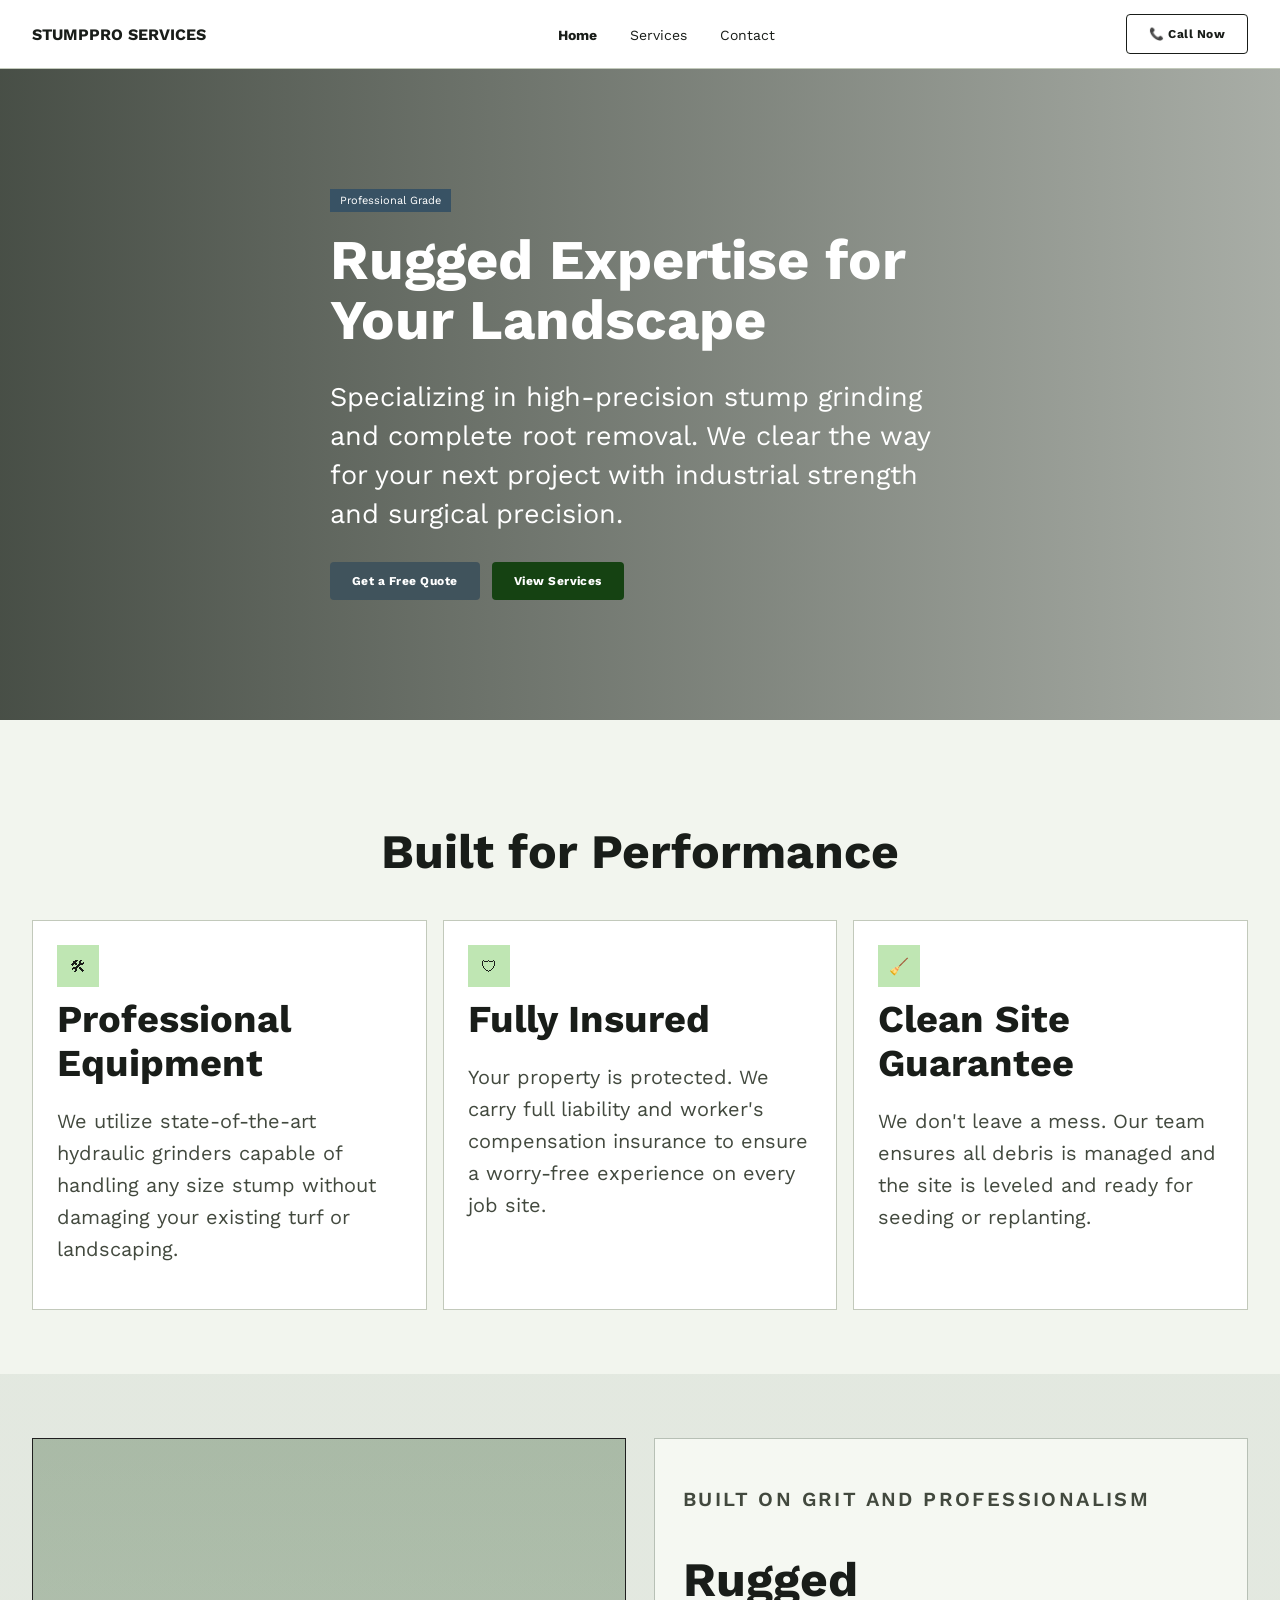
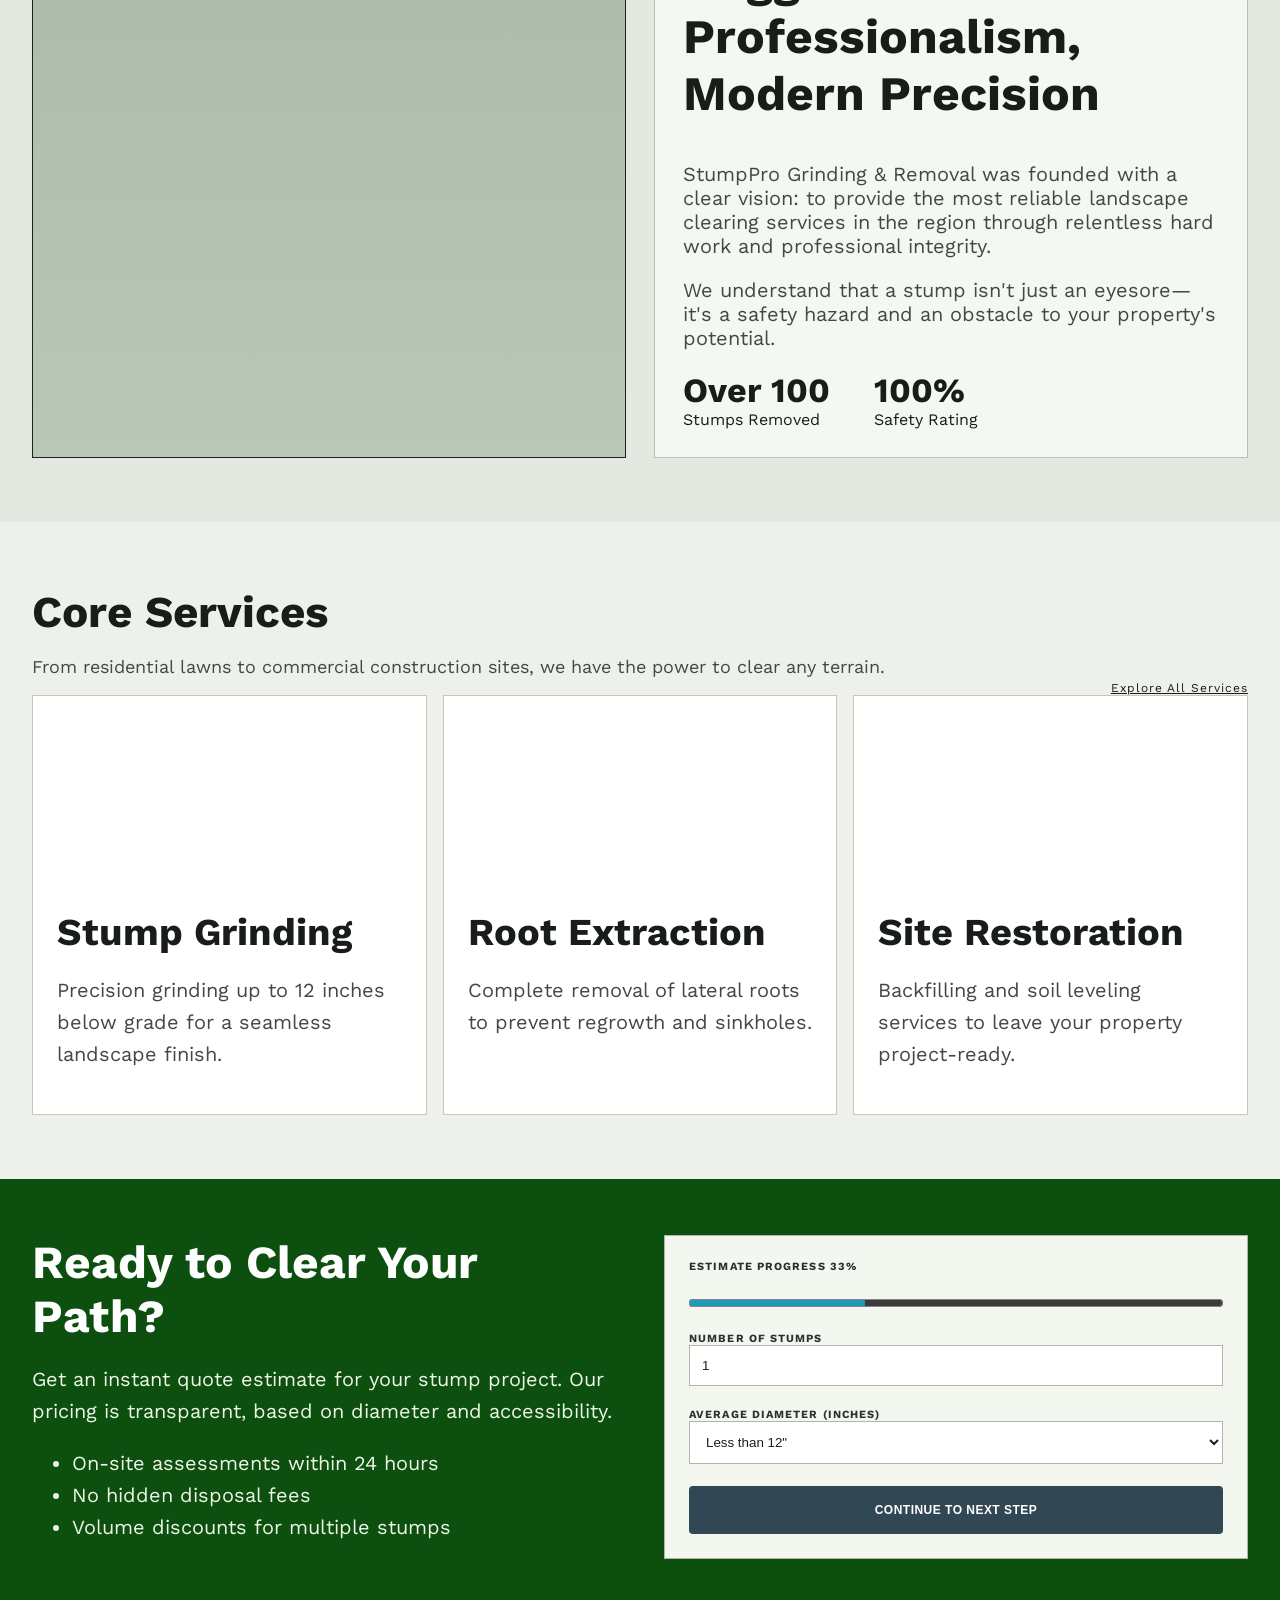
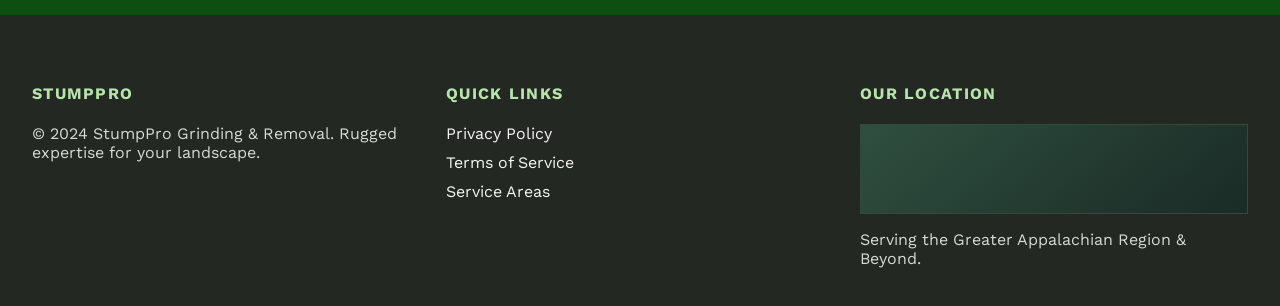
<file: index.html>
<!doctype html>
<html lang="en">
<head>
  <meta charset="UTF-8" />
  <meta name="viewport" content="width=device-width, initial-scale=1.0" />
  <title>StumpPro Services</title>
  <link rel="preconnect" href="https://fonts.googleapis.com" />
  <link rel="preconnect" href="https://fonts.gstatic.com" crossorigin />
  <link href="https://fonts.googleapis.com/css2?family=Work+Sans:wght@400;500;600;700;800&display=swap" rel="stylesheet" />
  <link rel="stylesheet" href="styles.css" />
</head>
<body>
  <header class="topbar">
    <div class="container nav-wrap">
      <div class="brand">STUMPPRO SERVICES</div>
      <nav>
        <a class="active" href="index.html">Home</a>
        <a href="#services">Services</a>
        <a href="contact.html">Contact</a>
      </nav>
      <a class="btn btn-outline" href="contact.html">📞 Call Now</a>
    </div>
  </header>

  <section class="hero section-hero">
    <div class="container hero-content">
      <span class="chip">Professional Grade</span>
      <h1>Rugged Expertise for Your Landscape</h1>
      <p>Specializing in high-precision stump grinding and complete root removal. We clear the way for your next project with industrial strength and surgical precision.</p>
      <div class="hero-actions">
        <a class="btn btn-secondary" href="contact.html">Get a Free Quote</a>
        <a class="btn btn-primary" href="#services">View Services</a>
      </div>
    </div>
  </section>

  <section class="section section-a" id="services">
    <div class="container">
      <h2 class="section-title">Built for Performance</h2>
      <div class="cards three">
        <article class="card"><div class="icon">🛠</div><h3>Professional Equipment</h3><p>We utilize state-of-the-art hydraulic grinders capable of handling any size stump without damaging your existing turf or landscaping.</p></article>
        <article class="card"><div class="icon">🛡</div><h3>Fully Insured</h3><p>Your property is protected. We carry full liability and worker's compensation insurance to ensure a worry-free experience on every job site.</p></article>
        <article class="card"><div class="icon">🧹</div><h3>Clean Site Guarantee</h3><p>We don't leave a mess. Our team ensures all debris is managed and the site is leveled and ready for seeding or replanting.</p></article>
      </div>
    </div>
  </section>

  <section class="section section-b">
    <div class="container split-grid">
      <div class="fixed-bg-panel" aria-hidden="true"></div>
      <div>
        <p class="eyebrow">BUILT ON GRIT AND PROFESSIONALISM</p>
        <h2>Rugged Professionalism, Modern Precision</h2>
        <p>StumpPro Grinding &amp; Removal was founded with a clear vision: to provide the most reliable landscape clearing services in the region through relentless hard work and professional integrity.</p>
        <p>We understand that a stump isn't just an eyesore—it's a safety hazard and an obstacle to your property's potential.</p>
        <div class="stats"><div><strong>Over 100</strong><span>Stumps Removed</span></div><div><strong>100%</strong><span>Safety Rating</span></div></div>
      </div>
    </div>
  </section>

  <section class="section section-c">
    <div class="container">
      <div class="heading-row"><div><h2>Core Services</h2><p>From residential lawns to commercial construction sites, we have the power to clear any terrain.</p></div><a href="#">Explore All Services</a></div>
      <div class="cards three media-cards">
        <article class="card"><div class="media m1"></div><h3>Stump Grinding</h3><p>Precision grinding up to 12 inches below grade for a seamless landscape finish.</p></article>
        <article class="card"><div class="media m2"></div><h3>Root Extraction</h3><p>Complete removal of lateral roots to prevent regrowth and sinkholes.</p></article>
        <article class="card"><div class="media m3"></div><h3>Site Restoration</h3><p>Backfilling and soil leveling services to leave your property project-ready.</p></article>
      </div>
    </div>
  </section>

  <section class="cta section-d">
    <div class="container cta-grid">
      <div>
        <h2>Ready to Clear Your Path?</h2>
        <p>Get an instant quote estimate for your stump project. Our pricing is transparent, based on diameter and accessibility.</p>
        <ul><li>On-site assessments within 24 hours</li><li>No hidden disposal fees</li><li>Volume discounts for multiple stumps</li></ul>
      </div>
      <form class="quote">
        <label>Estimate Progress <span>33%</span></label>
        <progress value="33" max="100"></progress>
        <label>Number of Stumps<input type="number" value="1" /></label>
        <label>Average Diameter (inches)<select><option>Less than 12&quot;</option><option>12-24&quot;</option><option>Over 24&quot;</option></select></label>
        <button class="btn btn-tertiary" type="button">CONTINUE TO NEXT STEP</button>
      </form>
    </div>
  </section>

  <footer>
    <div class="container footer-grid">
      <div><h4>STUMPPRO</h4><p>© 2024 StumpPro Grinding &amp; Removal. Rugged expertise for your landscape.</p></div>
      <div><h4>QUICK LINKS</h4><a href="#">Privacy Policy</a><a href="#">Terms of Service</a><a href="#">Service Areas</a></div>
      <div><h4>OUR LOCATION</h4><div class="map"></div><p>Serving the Greater Appalachian Region &amp; Beyond.</p></div>
    </div>
  </footer>
</body>
</html>
</file>
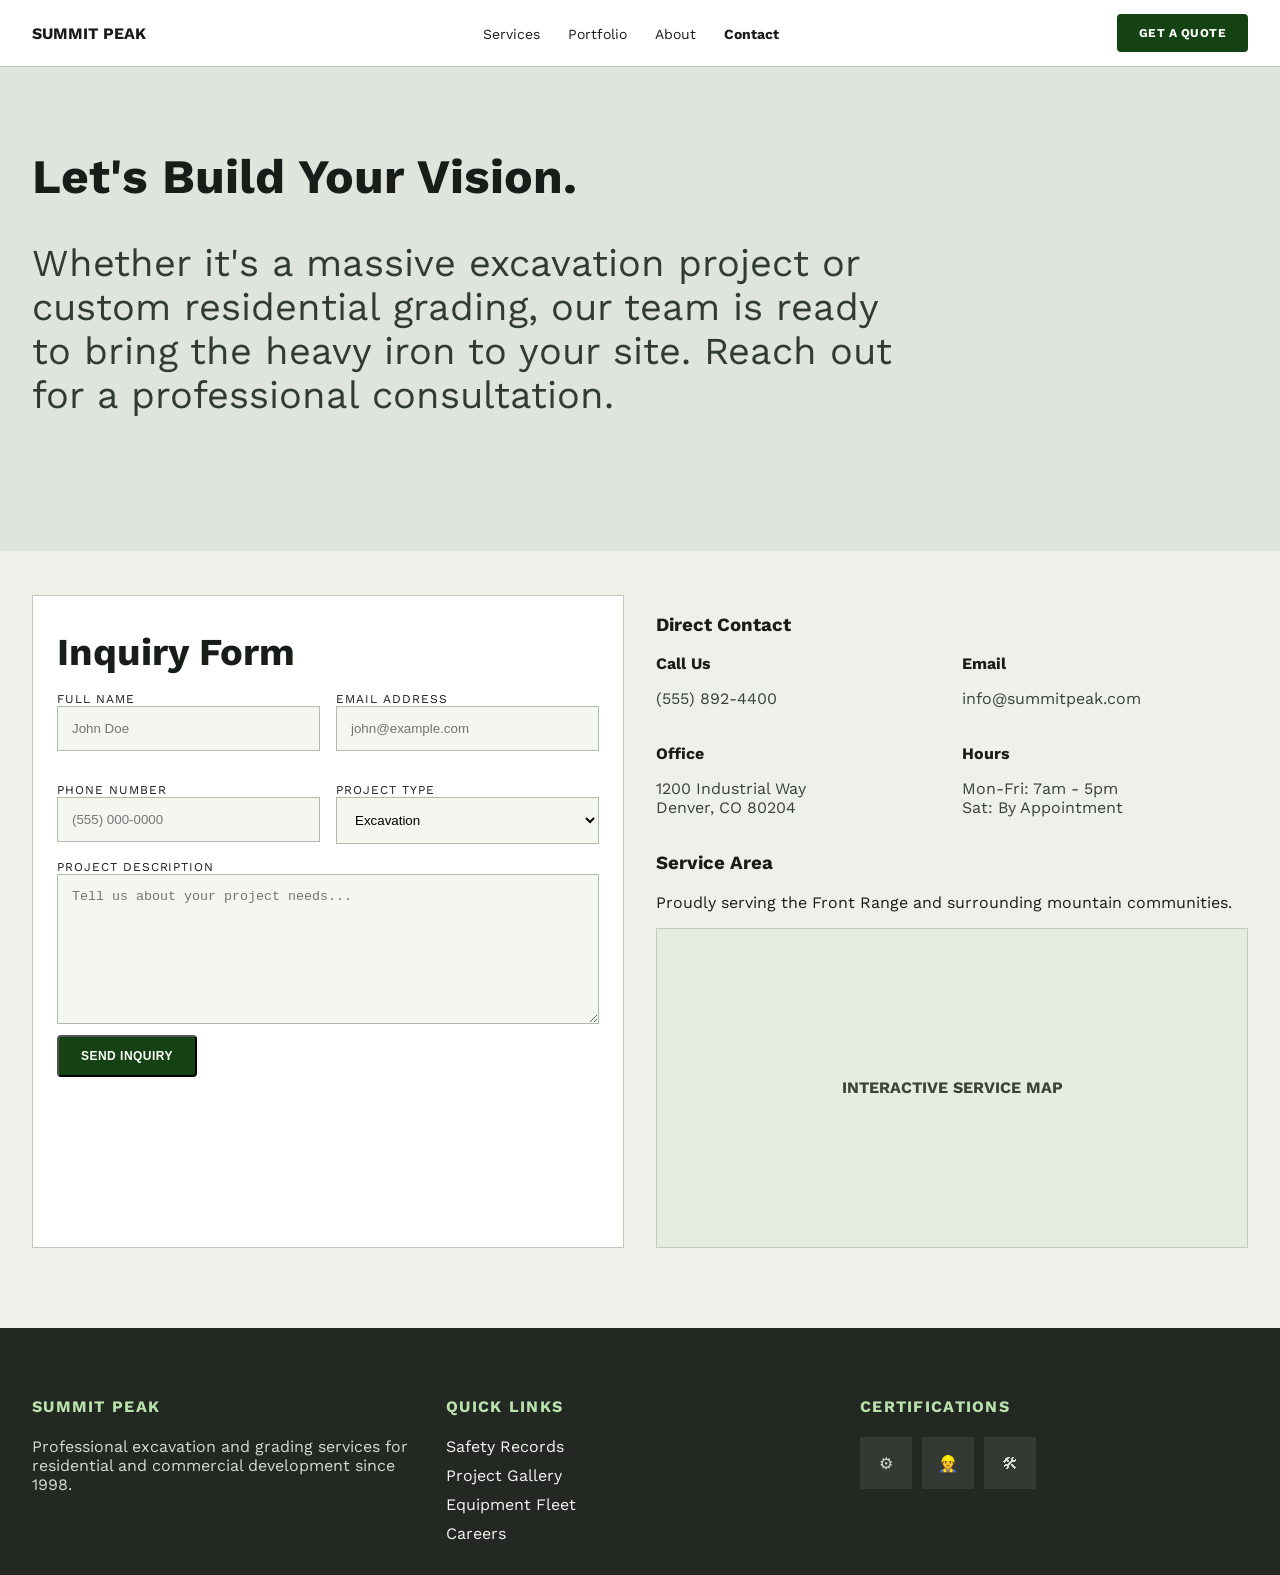
<file: contact.html>
<!doctype html>
<html lang="en">
<head>
  <meta charset="UTF-8" />
  <meta name="viewport" content="width=device-width, initial-scale=1.0" />
  <title>Contact | Summit Peak</title>
  <link rel="preconnect" href="https://fonts.googleapis.com" />
  <link rel="preconnect" href="https://fonts.gstatic.com" crossorigin />
  <link href="https://fonts.googleapis.com/css2?family=Work+Sans:wght@400;500;600;700;800&display=swap" rel="stylesheet" />
  <link rel="stylesheet" href="styles.css" />
</head>
<body class="contact-page">
<header class="topbar"><div class="container nav-wrap"><div class="brand">SUMMIT PEAK</div><nav><a href="index.html">Services</a><a href="#">Portfolio</a><a href="#">About</a><a class="active" href="contact.html">Contact</a></nav><a class="btn btn-primary" href="#">GET A QUOTE</a></div></header>
<section class="contact-hero"><div class="container"><h1>Let's Build Your Vision.</h1><p>Whether it's a massive excavation project or custom residential grading, our team is ready to bring the heavy iron to your site. Reach out for a professional consultation.</p></div></section>
<section class="contact-main"><div class="container contact-grid"><form class="contact-form card"><h3>Inquiry Form</h3><div class="form-grid"><label>Full Name<input placeholder="John Doe"></label><label>Email Address<input placeholder="john@example.com"></label><label>Phone Number<input placeholder="(555) 000-0000"></label><label>Project Type<select><option>Excavation</option></select></label></div><label>Project Description<textarea placeholder="Tell us about your project needs..."></textarea></label><button class="btn btn-primary" type="button">SEND INQUIRY</button></form><div><h3>Direct Contact</h3><div class="contact-cards"><div><strong>Call Us</strong><p>(555) 892-4400</p></div><div><strong>Email</strong><p>info@summitpeak.com</p></div><div><strong>Office</strong><p>1200 Industrial Way<br>Denver, CO 80204</p></div><div><strong>Hours</strong><p>Mon-Fri: 7am - 5pm<br>Sat: By Appointment</p></div></div><h3>Service Area</h3><p>Proudly serving the Front Range and surrounding mountain communities.</p><div class="service-map">INTERACTIVE SERVICE MAP</div></div></div></section>
<footer><div class="container footer-grid"><div><h4>SUMMIT PEAK</h4><p>Professional excavation and grading services for residential and commercial development since 1998.</p></div><div><h4>QUICK LINKS</h4><a href="#">Safety Records</a><a href="#">Project Gallery</a><a href="#">Equipment Fleet</a><a href="#">Careers</a></div><div><h4>CERTIFICATIONS</h4><div class="cert-row"><span>⚙</span><span>👷</span><span>🛠</span></div></div></div></footer>
</body>
</html>
</file>
<file: styles.css>
:root{--bg:#f7faf4;--section-a:#f2f5ee;--section-b:#dfe5dc;--section-c:#eef1eb;--section-d:#0d4f0f;--surface:#fff;--outline:#c2c9bb;--text:#191d19;--muted:#42493e;--primary:#154212;--tertiary:#40535c}
*{box-sizing:border-box}body{margin:0;font-family:'Work Sans',sans-serif;color:var(--text);background:var(--bg)}.container{width:min(1280px,calc(100% - 64px));margin:0 auto}
.topbar{background:#fff;border-bottom:1px solid var(--outline)}.nav-wrap{display:flex;justify-content:space-between;align-items:center;padding:14px 0}.brand{font-weight:700}nav a{text-decoration:none;color:var(--text);margin:0 14px;font-size:14px}.active{font-weight:700}.btn{padding:12px 22px;border-radius:4px;font-weight:700;letter-spacing:.04em;font-size:12px;text-decoration:none;display:inline-block}.btn-outline{background:#fff;border:1px solid #191d19;color:#191d19}.btn-primary{background:var(--primary);color:#fff}.btn-secondary{background:var(--tertiary);color:#fff}.btn-tertiary{background:#314754;color:#fff;width:100%;border:none}
.hero{min-height:520px;background:linear-gradient(90deg,rgba(17,25,16,.76),rgba(17,25,16,.34)),url('https://images.unsplash.com/photo-1669281904830-48d71fdb4e4c?auto=format&fit=crop&w=1800&q=80') center/cover}.hero-content{padding:120px 0;color:#fff;max-width:620px}.chip{display:inline-block;background:#385264;color:#fff;font-size:11px;padding:5px 10px}h1{font-size:56px;line-height:1.08;margin:18px 0}.hero p{font-size:27px;line-height:1.45}.hero-actions{display:flex;gap:12px;margin-top:24px}
.section{padding:64px 0}.section-a{background:var(--section-a)}.section-b{background:linear-gradient(rgba(223,229,220,.84),rgba(223,229,220,.84)),url('https://images.unsplash.com/photo-1622383563227-04401ab4e5ea?auto=format&fit=crop&w=1800&q=80') center/cover fixed}.section-c{background:var(--section-c)}.section-d{background:var(--section-d)}.section-title{text-align:center;font-size:48px}
.cards{display:grid;gap:16px}.three{grid-template-columns:repeat(3,1fr)}.card{background:#fff;border:1px solid var(--outline);padding:24px}.card h3{font-size:38px;margin:10px 0}.card p{color:var(--muted);font-size:20px;line-height:1.6}.icon{background:#bfe6b3;width:42px;height:42px;display:grid;place-items:center}.split-grid{display:grid;grid-template-columns:1fr 1fr;gap:28px;align-items:stretch}.fixed-bg-panel{min-height:360px;border:1px solid #1f1f1f;background:linear-gradient(rgba(21,66,18,.28),rgba(21,66,18,.2))}.split-grid>div:last-child{background:rgba(247,250,244,.92);padding:28px;border:1px solid #b7c0b5}.eyebrow{letter-spacing:.12em;font-size:11px;color:#705a46;font-weight:600}.split-grid h2{font-size:48px}.split-grid p{font-size:20px;color:var(--muted)}.stats{display:flex;gap:44px}.stats strong{font-size:34px;display:block}
.heading-row{display:flex;justify-content:space-between;align-items:flex-end}.heading-row h2{font-size:44px;margin:0}.heading-row p{font-size:18px;color:var(--muted)}.heading-row a{font-size:12px;letter-spacing:.08em;color:var(--text)}.media{height:180px;background-size:cover;background-position:center;margin-bottom:10px}.m1{background-image:url('https://images.unsplash.com/photo-1604826051116-7e4d5f1ef72e?auto=format&fit=crop&w=1000&q=80')}.m2{background-image:url('https://images.unsplash.com/photo-1508873699372-7aeab60b44ab?auto=format&fit=crop&w=1000&q=80')}.m3{background-image:url('https://images.unsplash.com/photo-1458966480358-a0ac42de0a7a?auto=format&fit=crop&w=1000&q=80')}
.cta{color:#fff;padding:56px 0}.cta h2{font-size:46px;margin:0 0 14px}.cta-grid{display:grid;grid-template-columns:1fr 1fr;gap:48px}.cta p,.cta li{font-size:20px;color:#edf7e8;line-height:1.6}.quote{background:#f4f6f0;color:#1d241f;border:1px solid #abb7a5;padding:24px;display:grid;gap:12px}.quote label{font-size:11px;font-weight:700;letter-spacing:.1em;text-transform:uppercase;color:#2a322b}.quote input,.quote select{width:100%;padding:12px;border:1px solid #adb8a9;background:#fff;color:#1b211c}.quote progress{width:100%;accent-color:#1d9bb6}
footer{background:#232823;color:#d5dbd3;padding:48px 0 22px}.footer-grid{display:grid;grid-template-columns:1fr 1fr 1fr;gap:26px}footer h4{color:#b9e3ad;letter-spacing:.08em}footer a{display:block;color:#f5f5f5;text-decoration:none;margin:10px 0}.map{height:90px;background:linear-gradient(140deg,#2f4f3f,#1a2b26);border:1px solid #38473d}
.contact-hero{background:#dfe4dc;padding:84px 0 96px}.contact-hero h1{font-size:48px;margin:0 0 20px}.contact-hero p{font-size:38px;color:#2f3b33;max-width:860px}
.contact-main{background:#edf1e9;padding:44px 0 80px}.contact-grid{display:grid;grid-template-columns:1fr 1fr;gap:32px}.contact-form .form-grid{display:grid;grid-template-columns:1fr 1fr;gap:16px}.contact-form label{display:block;font-size:12px;letter-spacing:.08em;text-transform:uppercase;margin:8px 0}.contact-form input,.contact-form select,.contact-form textarea{width:100%;padding:14px;border:1px solid #b2baaf;background:#f4f6f0}.contact-form textarea{height:150px}.contact-cards{display:grid;grid-template-columns:1fr 1fr;gap:20px}.contact-cards p{color:#384239}.service-map{margin-top:16px;height:320px;border:1px solid #c3cbc0;background:#e7ece3;display:grid;place-items:center;font-weight:700;color:#3a433a}.cert-row span{display:inline-grid;place-items:center;width:52px;height:52px;background:rgba(255,255,255,.08);margin-right:10px}
@media (max-width:900px){h1{font-size:42px}.three,.split-grid,.cta-grid,.footer-grid,.contact-grid,.contact-form .form-grid,.contact-cards{grid-template-columns:1fr}.container{width:min(1280px,calc(100% - 32px))}.hero p,.card p,.split-grid p,.cta p,.cta li{font-size:18px}.card h3{font-size:30px}.contact-hero p{font-size:22px}.section-b{background-attachment:scroll}}
</file>
